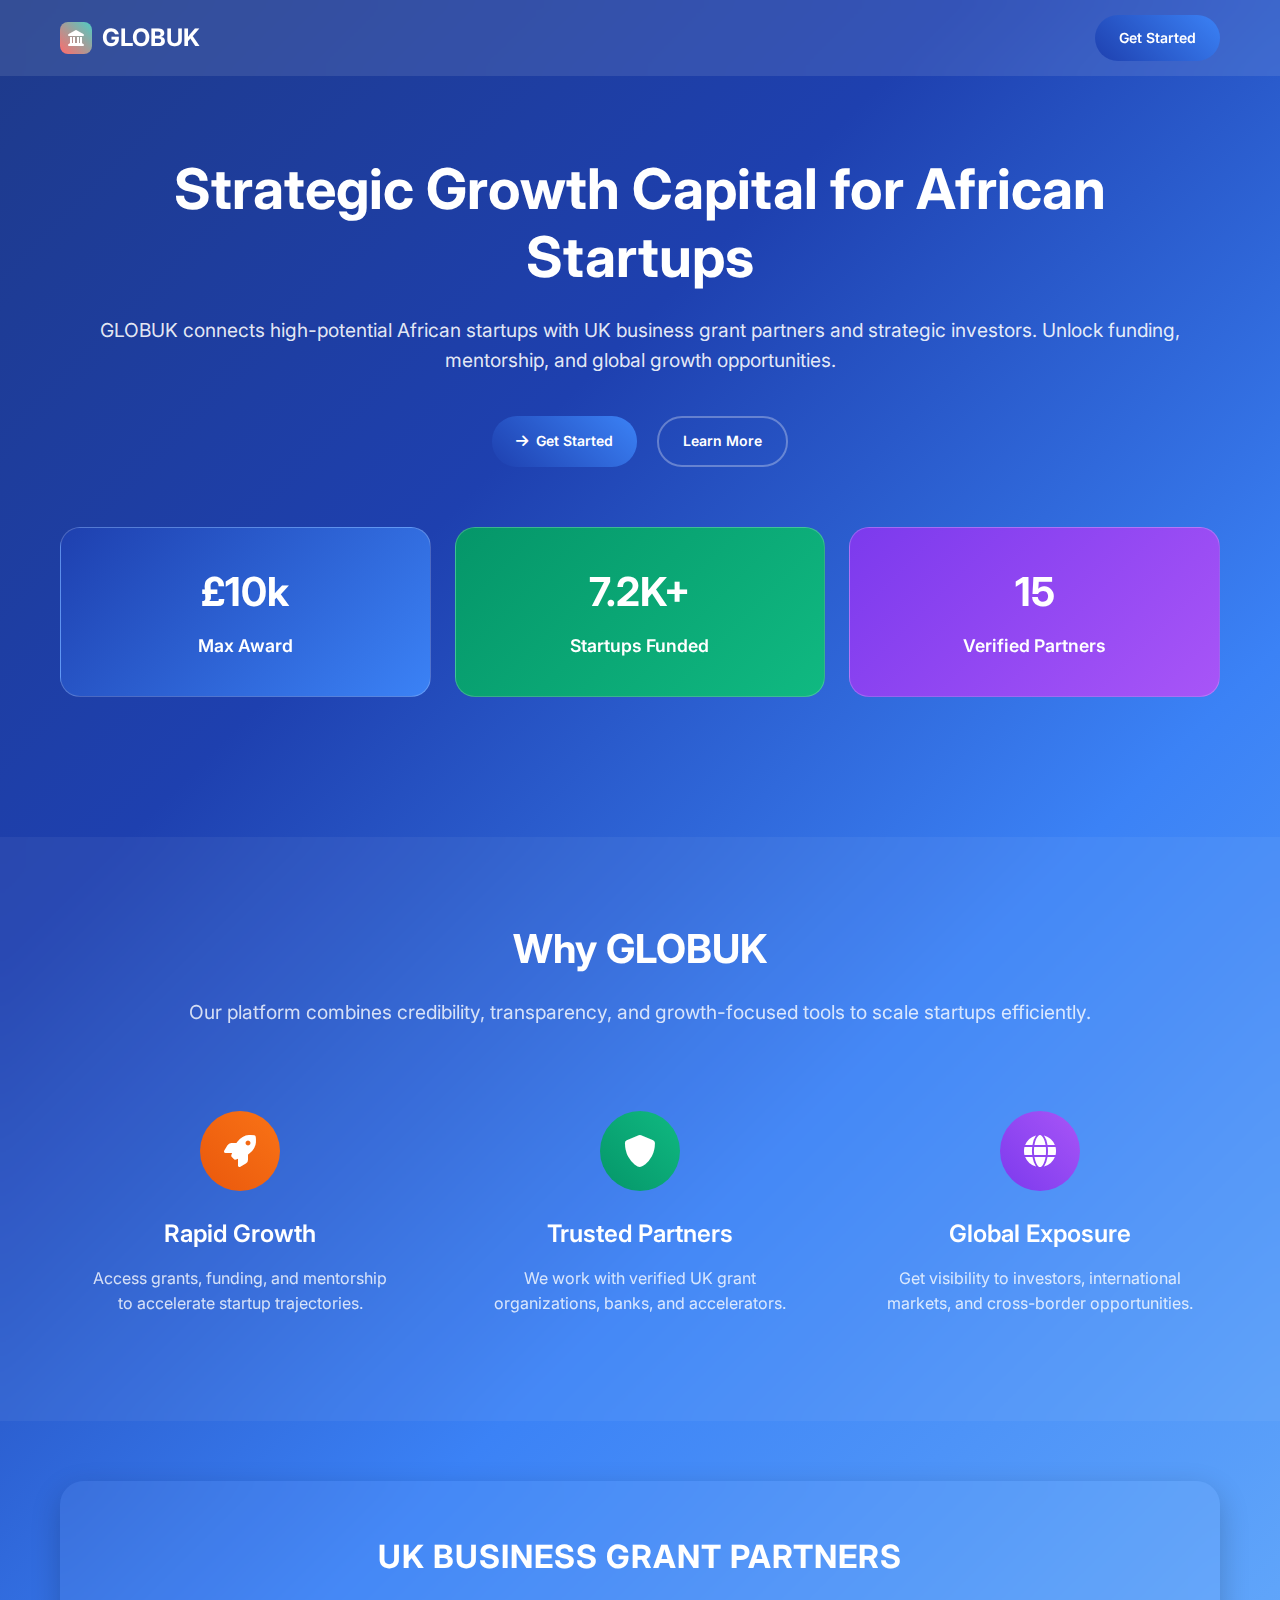
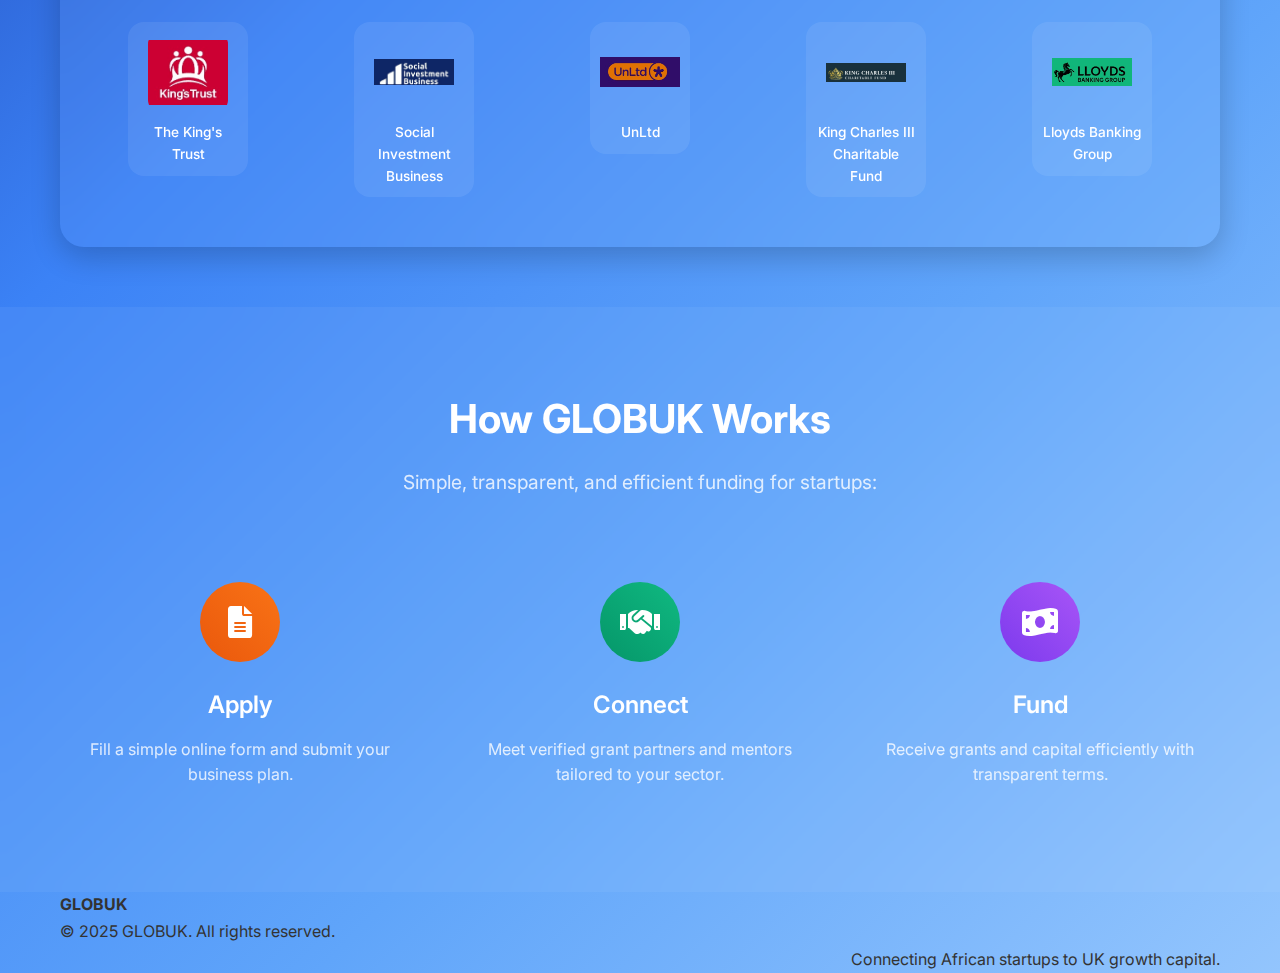
<file: index.html>
<!DOCTYPE html>
<html lang="en">
<head>
  <meta charset="UTF-8">
  <meta name="viewport" content="width=device-width,initial-scale=1">
  <title>GLOBUK — Strategic Growth Capital</title>

  <link rel="stylesheet" href="styles.css">
  <link href="https://fonts.googleapis.com/css2?family=Inter:wght@300;400;500;600;700&display=swap" rel="stylesheet">
  <link rel="stylesheet" href="https://cdnjs.cloudflare.com/ajax/libs/font-awesome/6.0.0/css/all.min.css">
</head>
<body>

  <!-- NAVIGATION -->
  <header class="navbar">
    <div class="container">
      <div class="nav-brand">
        <div class="logo"><i class="fas fa-landmark"></i> GLOBUK</div>
      </div>
      <div class="nav-actions">
        <a href="sign-up.html" class="btn btn-primary">Get Started</a>
      </div>
    </div>
  </header>

  <!-- HERO -->
  <main class="hero-section">
    <div class="container hero-content">
      <h1 class="hero-title">Strategic Growth Capital for African Startups</h1>
      <p class="hero-description">
        GLOBUK connects high-potential African startups with UK business grant partners and strategic investors. Unlock funding, mentorship, and global growth opportunities.
      </p>
      <div class="hero-actions">
        <a href="sign-up.html" class="btn btn-primary"><i class="fas fa-arrow-right"></i> Get Started</a>
        <a href="#about" class="btn btn-outline">Learn More</a>
      </div>

      <!-- STATISTICS -->
      <div class="stats-grid">
        <div class="stat-card card-blue">
          <div class="stat-number">£10k</div>
          <div class="stat-label">Max Award</div>
        </div>
        <div class="stat-card card-green">
          <div class="stat-number">7.2K+</div>
          <div class="stat-label">Startups Funded</div>
        </div>
        <div class="stat-card card-purple">
          <div class="stat-number">15</div>
          <div class="stat-label">Verified Partners</div>
        </div>
      </div>
    </div>
  </main>

  <!-- WHY CHOOSE US -->
  <section class="why-choose-section">
    <div class="container">
      <div class="section-header">
        <h2>Why GLOBUK</h2>
        <p>Our platform combines credibility, transparency, and growth-focused tools to scale startups efficiently.</p>
      </div>
      <div class="features-grid">
        <div class="feature-card">
          <div class="feature-icon icon-orange"><i class="fas fa-rocket"></i></div>
          <h3>Rapid Growth</h3>
          <p>Access grants, funding, and mentorship to accelerate startup trajectories.</p>
        </div>
        <div class="feature-card">
          <div class="feature-icon icon-green"><i class="fas fa-shield-alt"></i></div>
          <h3>Trusted Partners</h3>
          <p>We work with verified UK grant organizations, banks, and accelerators.</p>
        </div>
        <div class="feature-card">
          <div class="feature-icon icon-purple"><i class="fas fa-globe"></i></div>
          <h3>Global Exposure</h3>
          <p>Get visibility to investors, international markets, and cross-border opportunities.</p>
        </div>
      </div>
    </div>
  </section>

  <!-- PARTNERS -->
  <section class="additional-features">
    <div class="container">
      <div class="payment-partners-card">
        <h3>UK Business Grant Partners</h3>
        <div class="partners-grid">

          <div class="partner-logo">
            <img src="king.jpg" alt="The King's Trust Logo" />
            <span>The King's Trust</span>
          </div>

          <div class="partner-logo">
            <img src="sib.jpg" alt="Social Investment Business Logo" />
            <span>Social Investment Business</span>
          </div>

          <div class="partner-logo">
            <img src="un.jpg" alt="UnLtd Logo" />
            <span>UnLtd</span>
          </div>

          <div class="partner-logo">
            <img src="kingc.jpg" alt="King Charles III Charitable Fund Logo" />
            <span>King Charles III Charitable Fund</span>
          </div>

          <div class="partner-logo">
            <img src="lloyd.jpg" alt="Lloyds Banking Group Logo" />
            <span>Lloyds Banking Group</span>
          </div>

        </div>
      </div>
    </div>
  </section>

  <!-- ABOUT / HOW -->
  <section class="why-choose-section" id="about">
    <div class="container">
      <div class="section-header">
        <h2>How GLOBUK Works</h2>
        <p>Simple, transparent, and efficient funding for startups:</p>
      </div>
      <div class="features-grid">
        <div class="feature-card">
          <div class="feature-icon icon-orange"><i class="fas fa-file-alt"></i></div>
          <h3>Apply</h3>
          <p>Fill a simple online form and submit your business plan.</p>
        </div>
        <div class="feature-card">
          <div class="feature-icon icon-green"><i class="fas fa-handshake"></i></div>
          <h3>Connect</h3>
          <p>Meet verified grant partners and mentors tailored to your sector.</p>
        </div>
        <div class="feature-card">
          <div class="feature-icon icon-purple"><i class="fas fa-money-bill-wave"></i></div>
          <h3>Fund</h3>
          <p>Receive grants and capital efficiently with transparent terms.</p>
        </div>
      </div>
    </div>
  </section>

  <!-- FOOTER -->
  <footer>
    <div class="container">
      <div>
        <strong>GLOBUK</strong>
        <div class="supporting-text">© 2025 GLOBUK. All rights reserved.</div>
      </div>
      <div class="supporting-text" style="text-align:right;">Connecting African startups to UK growth capital.</div>
    </div>
  </footer>

</body>
</html>
</file>
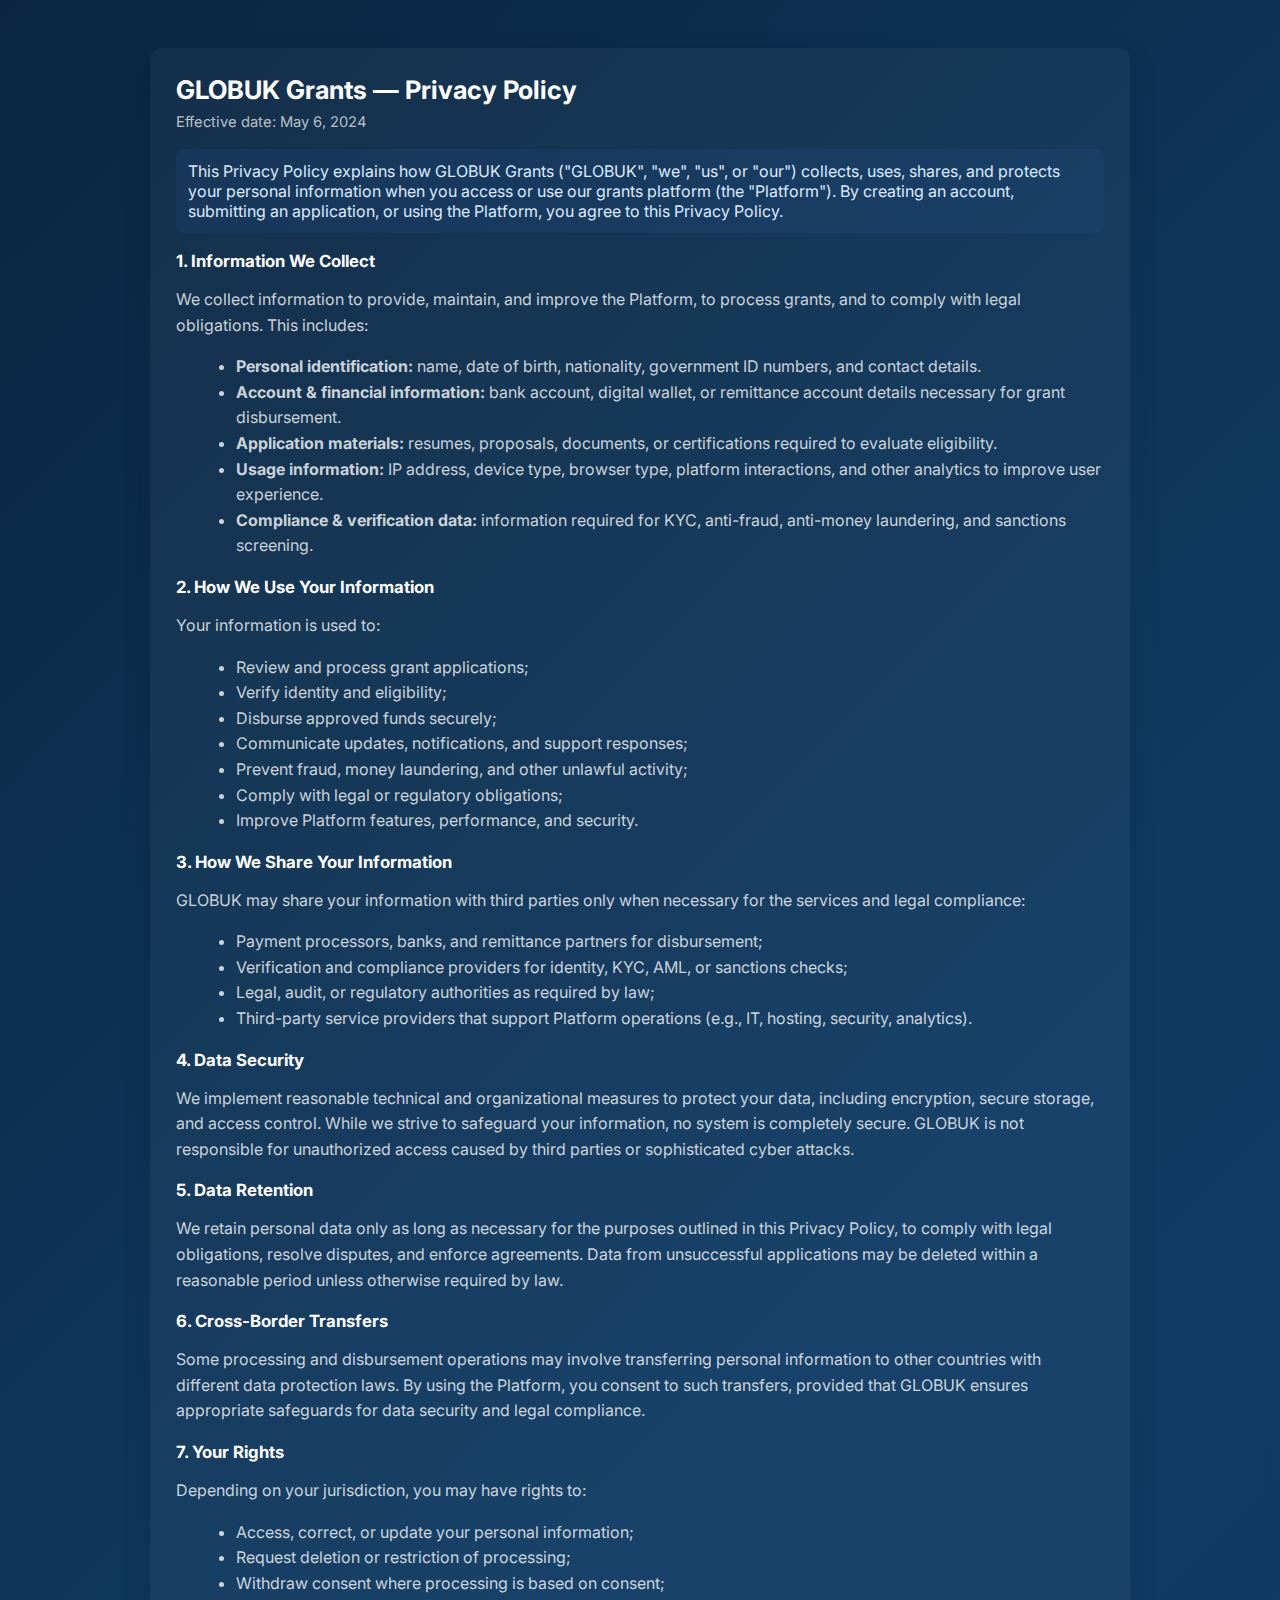
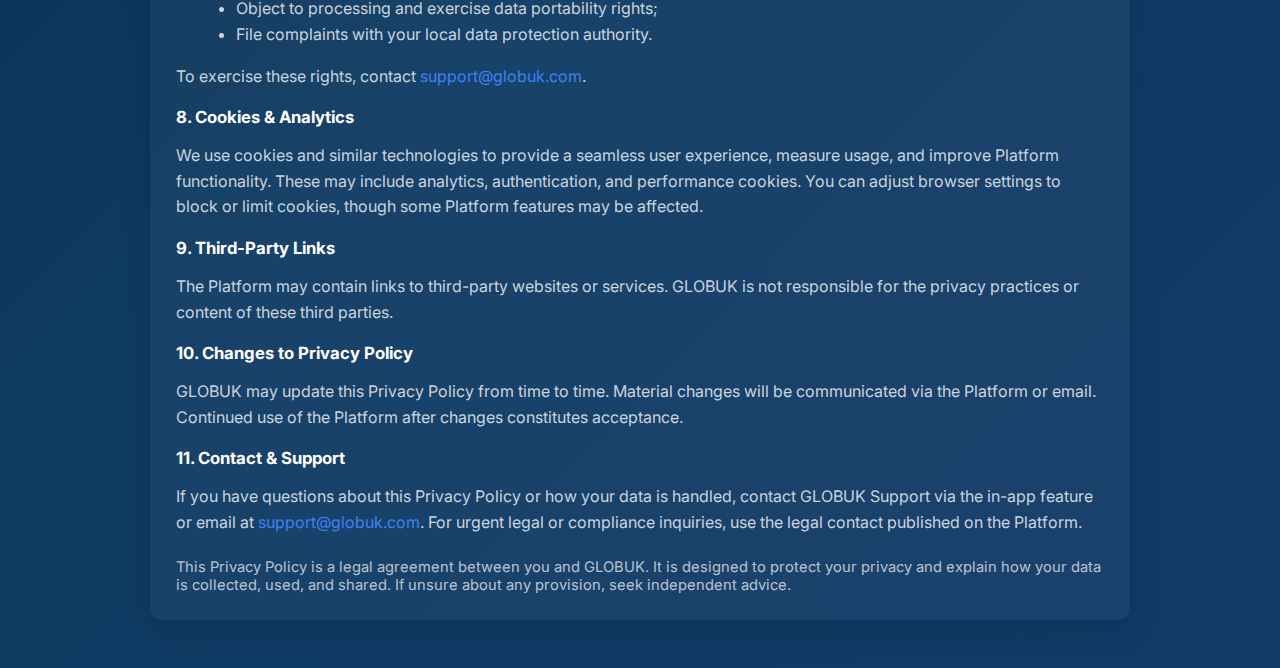
<file: privacy.html>
<!doctype html>
<html lang="en">
<head>
  <meta charset="utf-8" />
  <meta name="viewport" content="width=device-width,initial-scale=1" />
  <title>GLOBUK Grants — Privacy Policy</title>
  <link href="https://fonts.googleapis.com/css2?family=Inter:wght@300;400;500;600;700&display=swap" rel="stylesheet">
  <style>
    :root{
      --bg:#0b2540; --bg2:#0f3b63; --card:rgba(255,255,255,0.04);
      --text:#e6eefc; --muted:rgba(255,255,255,0.78); --accent:#3b82f6;
      font-family:Inter,system-ui,Segoe UI,Roboto,'Helvetica Neue',Arial;
    }
    body{
      margin:0; min-height:100vh;
      background:linear-gradient(135deg,var(--bg),var(--bg2) 60%, #123a66);
      color:var(--text); -webkit-font-smoothing:antialiased;
    }
    .wrap{max-width:980px;margin:28px auto;padding:20px;}
    .card{background:var(--card);border-radius:12px;padding:26px;box-shadow:0 10px 30px rgba(2,6,23,0.12);}
    h1{margin:0 0 8px;font-size:1.6rem;color:white}
    .meta{color:var(--muted);margin-bottom:18px}
    section{margin-top:16px}
    h2{margin:18px 0 8px;color:white;font-size:1.05rem}
    p, li{color:var(--muted);line-height:1.6}
    ul{margin:8px 0 0 20px}
    .small{font-size:0.92rem;color:rgba(255,255,255,0.7)}
    a{color:var(--accent);text-decoration:none}
    .notice{padding:12px;border-radius:8px;background:rgba(59,130,246,0.08);color:#dbeafe;margin-bottom:16px}
    footer{margin-top:22px;color:rgba(255,255,255,0.55);font-size:0.9rem}
    @media (max-width:640px){ .wrap{padding:12px} .card{padding:18px} }
  </style>
</head>
<body>
  <div class="wrap">
    <div class="card">
      <h1>GLOBUK Grants — Privacy Policy</h1>
      <div class="meta small">Effective date: May 6, 2024</div>

      <div class="notice">
        This Privacy Policy explains how GLOBUK Grants ("GLOBUK", "we", "us", or "our") collects, uses, shares, and protects your personal information
        when you access or use our grants platform (the "Platform"). By creating an account, submitting an application, or using the Platform, you
        agree to this Privacy Policy.
      </div>

      <section>
        <h2>1. Information We Collect</h2>
        <p>We collect information to provide, maintain, and improve the Platform, to process grants, and to comply with legal obligations. This includes:</p>
        <ul>
          <li><strong>Personal identification:</strong> name, date of birth, nationality, government ID numbers, and contact details.</li>
          <li><strong>Account & financial information:</strong> bank account, digital wallet, or remittance account details necessary for grant disbursement.</li>
          <li><strong>Application materials:</strong> resumes, proposals, documents, or certifications required to evaluate eligibility.</li>
          <li><strong>Usage information:</strong> IP address, device type, browser type, platform interactions, and other analytics to improve user experience.</li>
          <li><strong>Compliance & verification data:</strong> information required for KYC, anti-fraud, anti-money laundering, and sanctions screening.</li>
        </ul>
      </section>

      <section>
        <h2>2. How We Use Your Information</h2>
        <p>Your information is used to:</p>
        <ul>
          <li>Review and process grant applications;</li>
          <li>Verify identity and eligibility;</li>
          <li>Disburse approved funds securely;</li>
          <li>Communicate updates, notifications, and support responses;</li>
          <li>Prevent fraud, money laundering, and other unlawful activity;</li>
          <li>Comply with legal or regulatory obligations;</li>
          <li>Improve Platform features, performance, and security.</li>
        </ul>
      </section>

      <section>
        <h2>3. How We Share Your Information</h2>
        <p>GLOBUK may share your information with third parties only when necessary for the services and legal compliance:</p>
        <ul>
          <li>Payment processors, banks, and remittance partners for disbursement;</li>
          <li>Verification and compliance providers for identity, KYC, AML, or sanctions checks;</li>
          <li>Legal, audit, or regulatory authorities as required by law;</li>
          <li>Third-party service providers that support Platform operations (e.g., IT, hosting, security, analytics).</li>
        </ul>
      </section>

      <section>
        <h2>4. Data Security</h2>
        <p>We implement reasonable technical and organizational measures to protect your data, including encryption, secure storage, and access control. 
        While we strive to safeguard your information, no system is completely secure. GLOBUK is not responsible for unauthorized access caused by third parties or sophisticated cyber attacks.</p>
      </section>

      <section>
        <h2>5. Data Retention</h2>
        <p>We retain personal data only as long as necessary for the purposes outlined in this Privacy Policy, to comply with legal obligations, resolve disputes, 
        and enforce agreements. Data from unsuccessful applications may be deleted within a reasonable period unless otherwise required by law.</p>
      </section>

      <section>
        <h2>6. Cross-Border Transfers</h2>
        <p>Some processing and disbursement operations may involve transferring personal information to other countries with different data protection laws. 
        By using the Platform, you consent to such transfers, provided that GLOBUK ensures appropriate safeguards for data security and legal compliance.</p>
      </section>

      <section>
        <h2>7. Your Rights</h2>
        <p>Depending on your jurisdiction, you may have rights to:</p>
        <ul>
          <li>Access, correct, or update your personal information;</li>
          <li>Request deletion or restriction of processing;</li>
          <li>Withdraw consent where processing is based on consent;</li>
          <li>Object to processing and exercise data portability rights;</li>
          <li>File complaints with your local data protection authority.</li>
        </ul>
        <p>To exercise these rights, contact <a href="mailto:support@globuk.com">support@globuk.com</a>.</p>
      </section>

      <section>
        <h2>8. Cookies & Analytics</h2>
        <p>We use cookies and similar technologies to provide a seamless user experience, measure usage, and improve Platform functionality. 
        These may include analytics, authentication, and performance cookies. You can adjust browser settings to block or limit cookies, though some Platform features may be affected.</p>
      </section>

      <section>
        <h2>9. Third-Party Links</h2>
        <p>The Platform may contain links to third-party websites or services. GLOBUK is not responsible for the privacy practices or content of these third parties.</p>
      </section>

      <section>
        <h2>10. Changes to Privacy Policy</h2>
        <p>GLOBUK may update this Privacy Policy from time to time. Material changes will be communicated via the Platform or email. Continued use of the Platform after changes constitutes acceptance.</p>
      </section>

      <section>
        <h2>11. Contact & Support</h2>
        <p>If you have questions about this Privacy Policy or how your data is handled, contact GLOBUK Support via the in-app feature or email at 
        <a href="mailto:support@globuk.com">support@globuk.com</a>. For urgent legal or compliance inquiries, use the legal contact published on the Platform.</p>
      </section>

      <footer>
        <div class="small">This Privacy Policy is a legal agreement between you and GLOBUK. It is designed to protect your privacy and explain how your data is collected, used, and shared. If unsure about any provision, seek independent advice.</div>
      </footer>
    </div>
  </div>
</body>
</html>
</file>
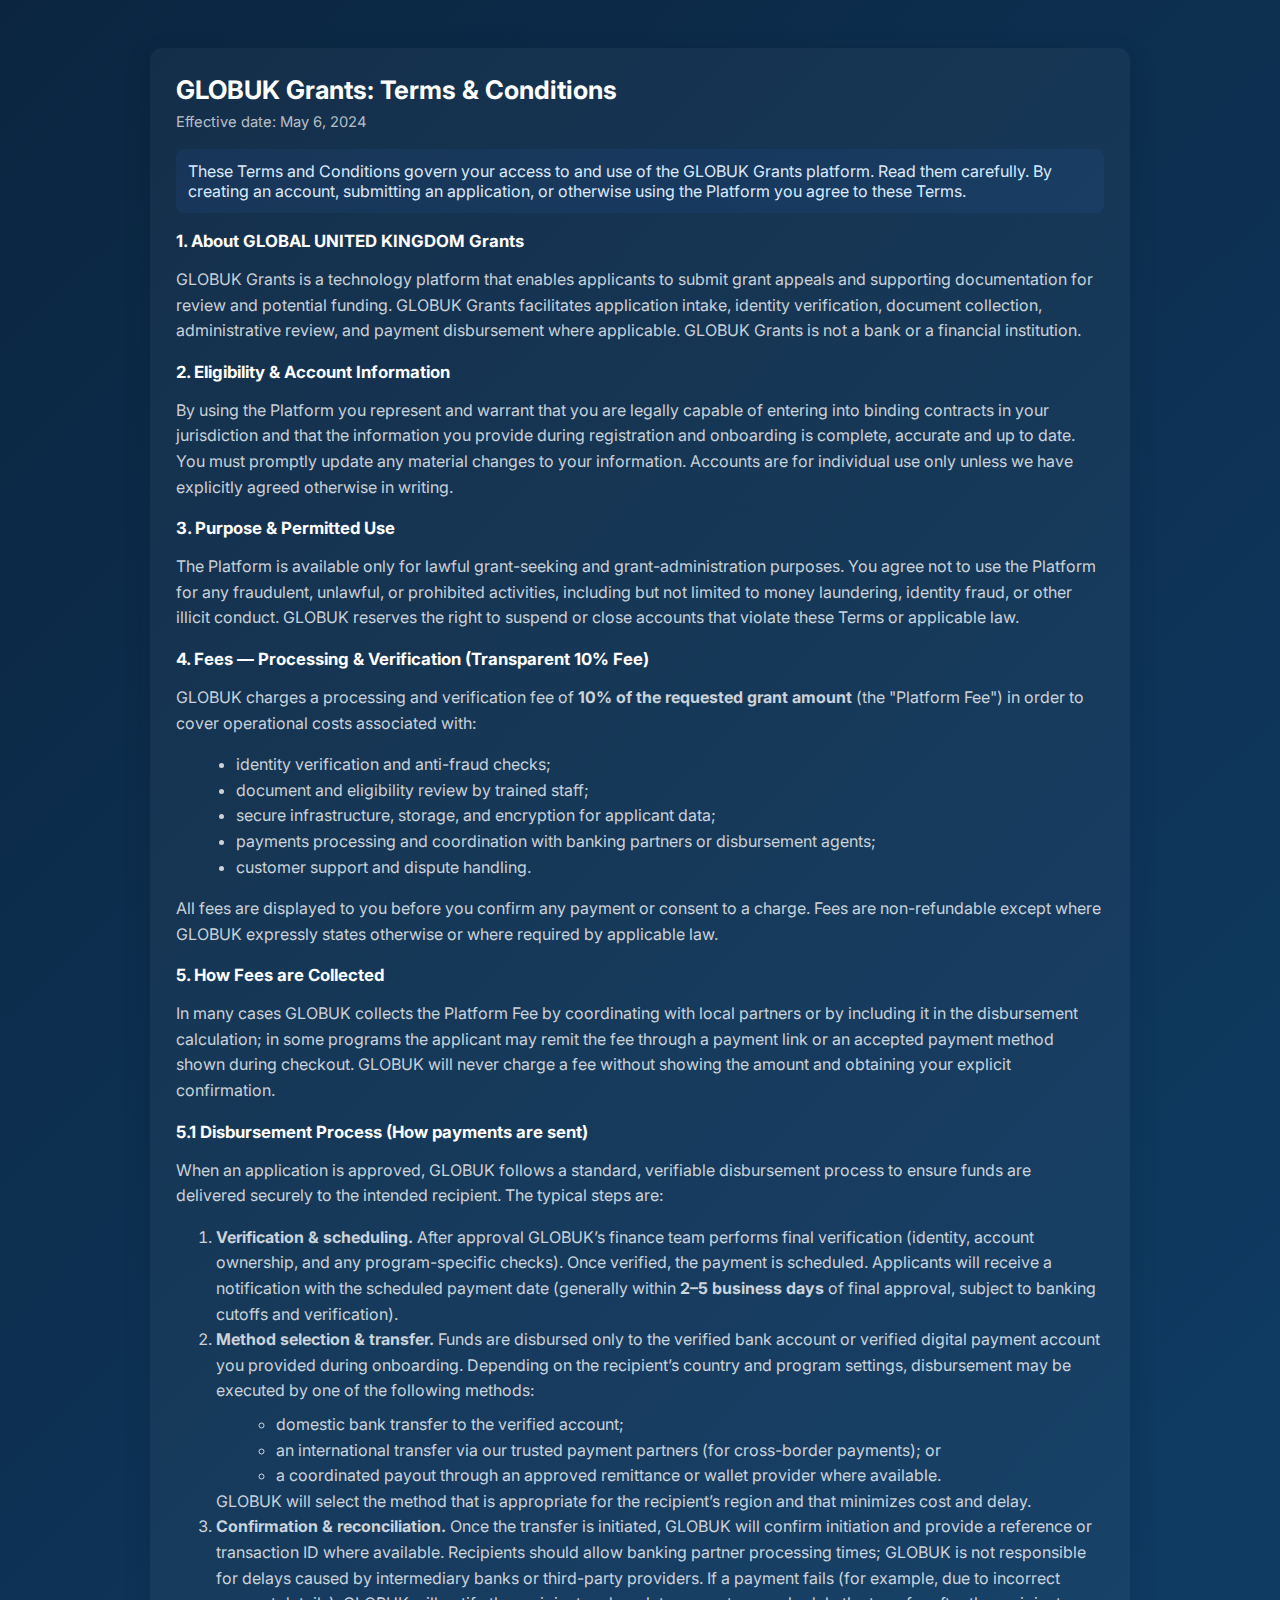
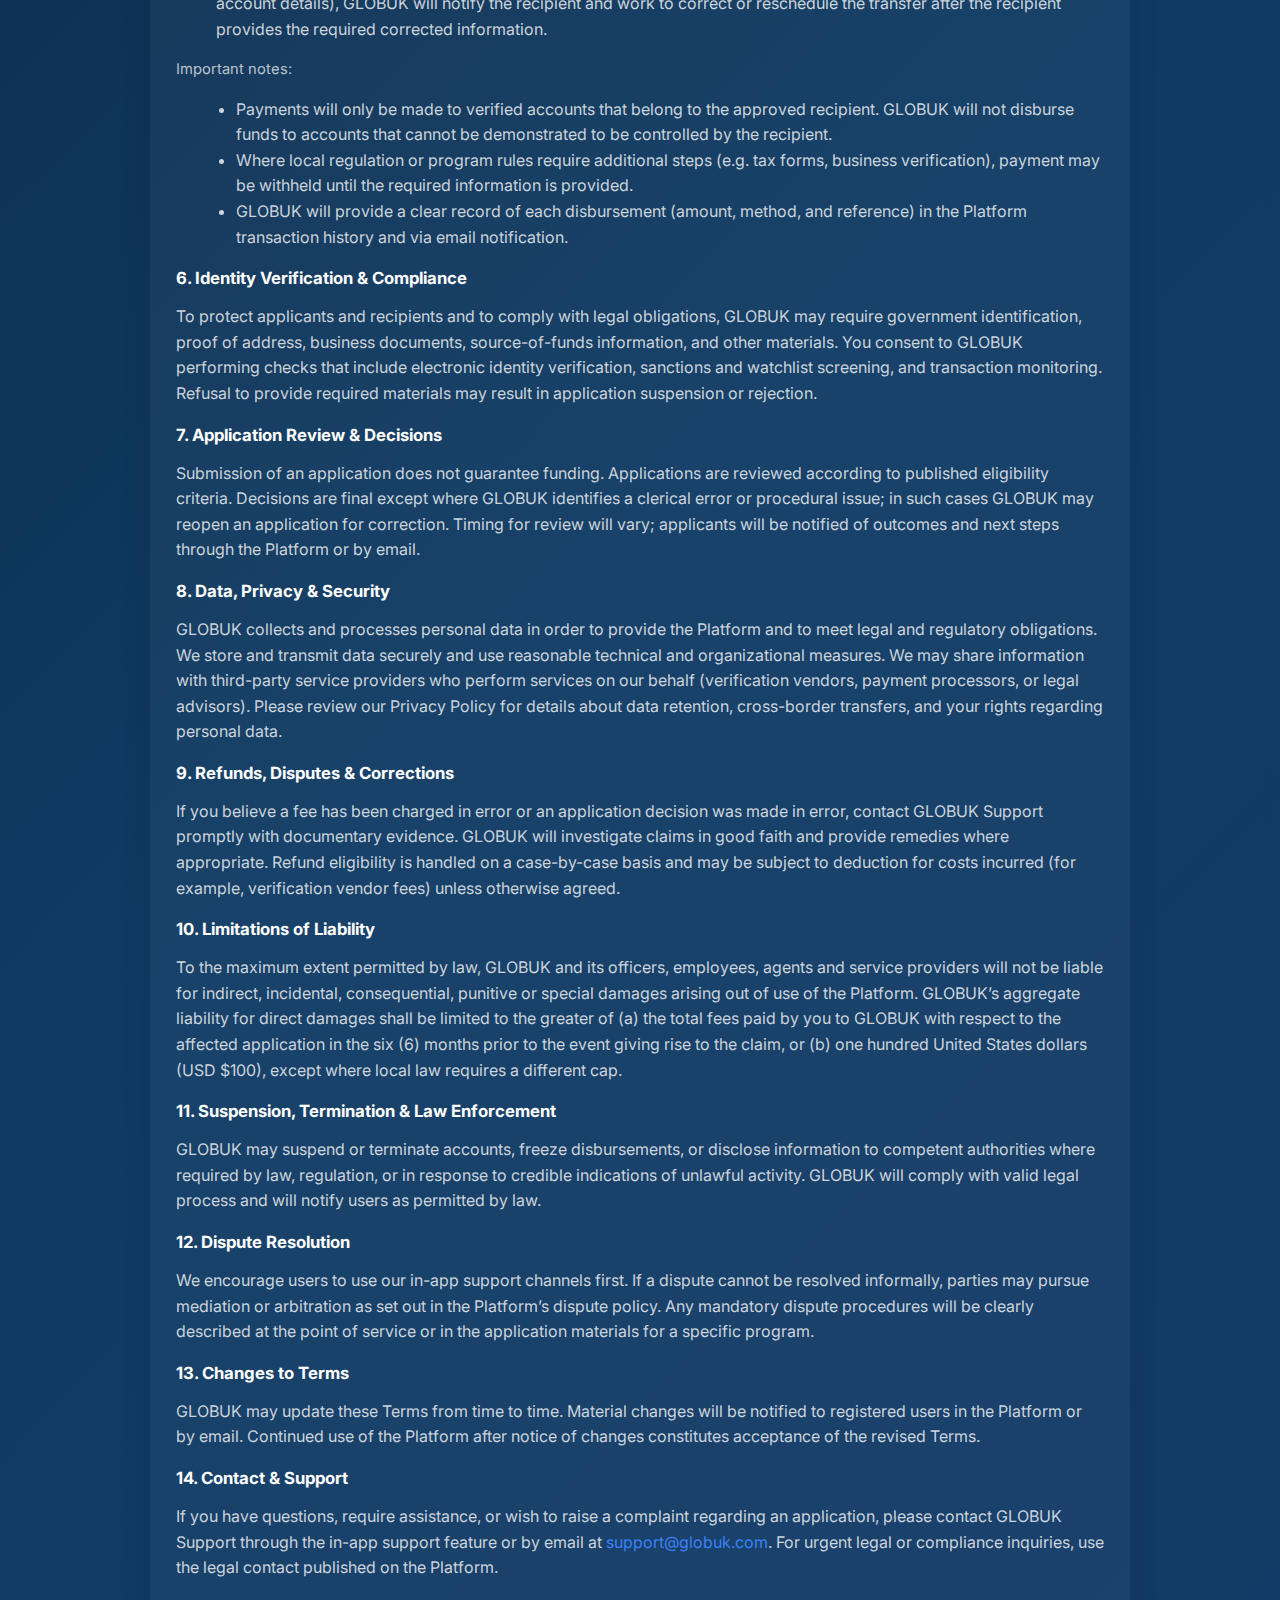
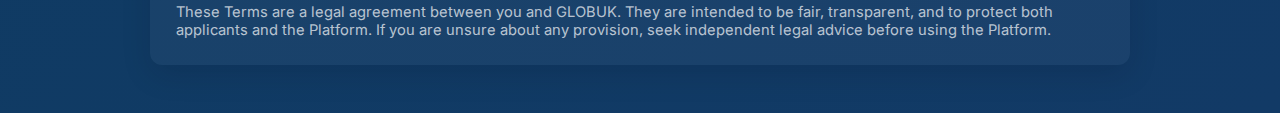
<file: terms.html>
<!doctype html>
<html lang="en">
<head>
  <meta charset="utf-8" />
  <meta name="viewport" content="width=device-width,initial-scale=1" />
  <title>GLOBUK Grants — Terms & Conditions</title>
  <link href="https://fonts.googleapis.com/css2?family=Inter:wght@300;400;500;600;700&display=swap" rel="stylesheet">
  <style>
    :root{
      --bg:#0b2540; --bg2:#0f3b63; --card:rgba(255,255,255,0.04);
      --text:#e6eefc; --muted:rgba(255,255,255,0.78); --accent:#3b82f6;
      font-family:Inter,system-ui,Segoe UI,Roboto,'Helvetica Neue',Arial;
    }
    body{
      margin:0; min-height:100vh;
      background:linear-gradient(135deg,var(--bg),var(--bg2) 60%, #123a66);
      color:var(--text); -webkit-font-smoothing:antialiased;
    }
    .wrap{max-width:980px;margin:28px auto;padding:20px;}
    .card{background:var(--card);border-radius:12px;padding:26px;box-shadow:0 10px 30px rgba(2,6,23,0.12);}
    h1{margin:0 0 8px;font-size:1.6rem;color:white}
    .meta{color:var(--muted);margin-bottom:18px}
    section{margin-top:16px}
    h2{margin:18px 0 8px;color:white;font-size:1.05rem}
    p, li{color:var(--muted);line-height:1.6}
    ul{margin:8px 0 0 20px}
    .small{font-size:0.92rem;color:rgba(255,255,255,0.7)}
    a{color:var(--accent);text-decoration:none}
    .notice{padding:12px;border-radius:8px;background:rgba(59,130,246,0.08);color:#dbeafe;margin-bottom:16px}
    footer{margin-top:22px;color:rgba(255,255,255,0.55);font-size:0.9rem}
    @media (max-width:640px){ .wrap{padding:12px} .card{padding:18px} }
  </style>
</head>
<body>
  <div class="wrap">
    <div class="card">
      <h1>GLOBUK Grants:  Terms & Conditions</h1>
      <div class="meta small">Effective date: May 6, 2024</div>

      <div class="notice">
        These Terms and Conditions govern your access to and use of the GLOBUK Grants platform. Read them carefully. By creating an account, submitting an application, or
        otherwise using the Platform you agree to these Terms.
      </div>

      <section>
        <h2>1. About GLOBAL UNITED KINGDOM Grants</h2>
        <p>GLOBUK Grants is a technology platform that enables applicants to submit grant appeals and
        supporting documentation for review and potential funding. GLOBUK Grants facilitates
        application intake, identity verification, document collection, administrative review, and
        payment disbursement where applicable. GLOBUK Grants is not a bank or a financial institution.</p>
      </section>

      <section>
        <h2>2. Eligibility & Account Information</h2>
        <p>By using the Platform you represent and warrant that you are legally capable of entering
        into binding contracts in your jurisdiction and that the information you provide during
        registration and onboarding is complete, accurate and up to date. You must promptly update
        any material changes to your information. Accounts are for individual use only unless we
        have explicitly agreed otherwise in writing.</p>
      </section>

      <section>
        <h2>3. Purpose & Permitted Use</h2>
        <p>The Platform is available only for lawful grant-seeking and grant-administration purposes.
        You agree not to use the Platform for any fraudulent, unlawful, or prohibited activities,
        including but not limited to money laundering, identity fraud, or other illicit conduct.
        GLOBUK reserves the right to suspend or close accounts that violate these Terms or applicable law.</p>
      </section>

      <section>
        <h2>4. Fees — Processing & Verification (Transparent 10% Fee)</h2>
        <p>GLOBUK charges a processing and verification fee of <strong>10% of the requested grant amount</strong>
        (the "Platform Fee") in order to cover operational costs associated with:</p>
        <ul>
          <li>identity verification and anti-fraud checks;</li>
          <li>document and eligibility review by trained staff;</li>
          <li>secure infrastructure, storage, and encryption for applicant data;</li>
          <li>payments processing and coordination with banking partners or disbursement agents;</li>
          <li>customer support and dispute handling.</li>
        </ul>

        <p>All fees are displayed to you before you confirm any payment or consent to a charge. Fees
        are non-refundable except where GLOBUK expressly states otherwise or where required by
        applicable law.</p>
      </section>

      <section>
        <h2>5. How Fees are Collected</h2>
        <p>In many cases GLOBUK collects the Platform Fee by coordinating with local partners or by
        including it in the disbursement calculation; in some programs the applicant may remit the
        fee through a payment link or an accepted payment method shown during checkout. GLOBUK will
        never charge a fee without showing the amount and obtaining your explicit confirmation.</p>
      </section>

      <!-- NEW: Disbursement Process 1,2,3 -->
      <section>
        <h2>5.1 Disbursement Process (How payments are sent)</h2>
        <p>When an application is approved, GLOBUK follows a standard, verifiable disbursement process to ensure funds
        are delivered securely to the intended recipient. The typical steps are:</p>
        <ol>
          <li>
            <strong>Verification & scheduling.</strong> After approval GLOBUK’s finance team performs final
            verification (identity, account ownership, and any program-specific checks). Once verified, the payment
            is scheduled. Applicants will receive a notification with the scheduled payment date (generally within
            <strong>2–5 business days</strong> of final approval, subject to banking cutoffs and verification).
          </li>
          <li>
            <strong>Method selection & transfer.</strong> Funds are disbursed only to the verified bank account or
            verified digital payment account you provided during onboarding. Depending on the recipient’s country and
            program settings, disbursement may be executed by one of the following methods:
            <ul>
              <li>domestic bank transfer to the verified account;</li>
              <li>an international transfer via our trusted payment partners (for cross-border payments); or</li>
              <li>a coordinated payout through an approved remittance or wallet provider where available.</li>
            </ul>
            GLOBUK will select the method that is appropriate for the recipient’s region and that minimizes cost and delay.
          </li>
          <li>
            <strong>Confirmation & reconciliation.</strong> Once the transfer is initiated, GLOBUK will confirm
            initiation and provide a reference or transaction ID where available. Recipients should allow banking
            partner processing times; GLOBUK is not responsible for delays caused by intermediary banks or third-party
            providers. If a payment fails (for example, due to incorrect account details), GLOBUK will notify the
            recipient and work to correct or reschedule the transfer after the recipient provides the required
            corrected information.
          </li>
        </ol>

        <p class="small">Important notes:</p>
        <ul>
          <li>Payments will only be made to verified accounts that belong to the approved recipient. GLOBUK will not
          disburse funds to accounts that cannot be demonstrated to be controlled by the recipient.</li>
          <li>Where local regulation or program rules require additional steps (e.g. tax forms, business verification),
          payment may be withheld until the required information is provided.</li>
          <li>GLOBUK will provide a clear record of each disbursement (amount, method, and reference) in the Platform
          transaction history and via email notification.</li>
        </ul>
      </section>

      <section>
        <h2>6. Identity Verification & Compliance</h2>
        <p>To protect applicants and recipients and to comply with legal obligations, GLOBUK may
        require government identification, proof of address, business documents, source-of-funds
        information, and other materials. You consent to GLOBUK performing checks that include
        electronic identity verification, sanctions and watchlist screening, and transaction
        monitoring. Refusal to provide required materials may result in application suspension or
        rejection.</p>
      </section>

      <section>
        <h2>7. Application Review & Decisions</h2>
        <p>Submission of an application does not guarantee funding. Applications are reviewed
        according to published eligibility criteria. Decisions are final except where GLOBUK
        identifies a clerical error or procedural issue; in such cases GLOBUK may reopen an
        application for correction. Timing for review will vary; applicants will be notified of
        outcomes and next steps through the Platform or by email.</p>
      </section>

      <section>
        <h2>8. Data, Privacy & Security</h2>
        <p>GLOBUK collects and processes personal data in order to provide the Platform and to meet
        legal and regulatory obligations. We store and transmit data securely and use reasonable
        technical and organizational measures. We may share information with third-party service
        providers who perform services on our behalf (verification vendors, payment processors,
        or legal advisors). Please review our Privacy Policy for details about data retention,
        cross-border transfers, and your rights regarding personal data.</p>
      </section>

      <section>
        <h2>9. Refunds, Disputes & Corrections</h2>
        <p>If you believe a fee has been charged in error or an application decision was made in
        error, contact GLOBUK Support promptly with documentary evidence. GLOBUK will investigate
        claims in good faith and provide remedies where appropriate. Refund eligibility is handled
        on a case-by-case basis and may be subject to deduction for costs incurred (for example,
        verification vendor fees) unless otherwise agreed.</p>
      </section>

      <section>
        <h2>10. Limitations of Liability</h2>
        <p>To the maximum extent permitted by law, GLOBUK and its officers, employees, agents and
        service providers will not be liable for indirect, incidental, consequential, punitive or
        special damages arising out of use of the Platform. GLOBUK’s aggregate liability for direct
        damages shall be limited to the greater of (a) the total fees paid by you to GLOBUK with
        respect to the affected application in the six (6) months prior to the event giving rise
        to the claim, or (b) one hundred United States dollars (USD $100), except where local law
        requires a different cap.</p>
      </section>

      <section>
        <h2>11. Suspension, Termination & Law Enforcement</h2>
        <p>GLOBUK may suspend or terminate accounts, freeze disbursements, or disclose information to
        competent authorities where required by law, regulation, or in response to credible
        indications of unlawful activity. GLOBUK will comply with valid legal process and will
        notify users as permitted by law.</p>
      </section>

      <section>
        <h2>12. Dispute Resolution</h2>
        <p>We encourage users to use our in-app support channels first. If a dispute cannot be
        resolved informally, parties may pursue mediation or arbitration as set out in the Platform’s
        dispute policy. Any mandatory dispute procedures will be clearly described at the point of
        service or in the application materials for a specific program.</p>
      </section>

      <section>
        <h2>13. Changes to Terms</h2>
        <p>GLOBUK may update these Terms from time to time. Material changes will be notified to
        registered users in the Platform or by email. Continued use of the Platform after notice of
        changes constitutes acceptance of the revised Terms.</p>
      </section>

      <section>
        <h2>14. Contact & Support</h2>
        <p>If you have questions, require assistance, or wish to raise a complaint regarding an
        application, please contact GLOBUK Support through the in-app support feature or by email
        at <a href="mailto:help.globuk@gmail.com">support@globuk.com</a>. For urgent legal or
        compliance inquiries, use the legal contact published on the Platform.</p>
      </section>

      <footer>
        <div class="small">These Terms are a legal agreement between you and GLOBUK. They are intended
        to be fair, transparent, and to protect both applicants and the Platform. If you are unsure
        about any provision, seek independent legal advice before using the Platform.</div>
      </footer>
    </div>
  </div>
</body>
</html>
</file>
<file: styles.css>
/* Reset and Base Styles */
* {
    margin: 0;
    padding: 0;
    box-sizing: border-box;
}

body {
    font-family: 'Inter', -apple-system, BlinkMacSystemFont, 'Segoe UI', Roboto, sans-serif;
    line-height: 1.6;
    color: #333;
    background: linear-gradient(135deg, #1e3a8a 0%, #1e40af 25%, #3b82f6 50%, #60a5fa 75%, #93c5fd 100%);
    min-height: 100vh;
    overflow-x: hidden;
}

.container {
    max-width: 1200px;
    margin: 0 auto;
    padding: 0 20px;
}

/* Navigation */
.navbar {
    background: rgba(255, 255, 255, 0.1);
    backdrop-filter: blur(10px);
    padding: 15px 0;
    position: relative;
    z-index: 100;
}

.navbar .container {
    display: flex;
    justify-content: space-between;
    align-items: center;
}

.nav-brand .logo {
    display: flex;
    align-items: center;
    font-size: 24px;
    font-weight: 700;
    color: white;
}

.nav-brand .logo i {
    background: linear-gradient(45deg, #ff6b6b, #4ecdc4);
    color: white;
    padding: 8px;
    border-radius: 8px;
    margin-right: 10px;
    font-size: 16px;
}

.nav-actions {
    display: flex;
    gap: 15px;
    align-items: center;
}

/* Buttons */
.btn {
    padding: 12px 24px;
    border: none;
    border-radius: 25px;
    font-weight: 600;
    font-size: 14px;
    cursor: pointer;
    transition: all 0.3s ease;
    text-decoration: none;
    display: inline-flex;
    align-items: center;
    gap: 8px;
}

.btn-outline {
    background: transparent;
    color: white;
    border: 2px solid rgba(255, 255, 255, 0.3);
}

.btn-outline:hover {
    background: rgba(255, 255, 255, 0.1);
    border-color: rgba(255, 255, 255, 0.5);
}

.btn-primary {
    background: linear-gradient(45deg, #1e40af, #3b82f6);
    color: white;
    border: none;
}

.btn-primary:hover {
    transform: translateY(-2px);
    box-shadow: 0 10px 25px rgba(102, 126, 234, 0.3);
}

.btn-large {
    padding: 16px 32px;
    font-size: 16px;
    border-radius: 30px;
}
.supporting-text {
  color: var(--muted);
  margin-top: 2px;
}
/* Hero Section */
.hero-section {
    padding: 80px 0 60px;
    text-align: center;
}

.hero-content {
    margin-bottom: 80px;
}

.hero-title {
    font-size: 3.5rem;
    font-weight: 700;
    color: white;
    margin-bottom: 24px;
    line-height: 1.2;
}

.hero-description {
    font-size: 1.2rem;
    color: rgba(255, 255, 255, 0.9);
    margin-bottom: 40px;
    line-height: 1.6;
}

.hero-actions {
    display: flex;
    gap: 20px;
    justify-content: center;
    flex-wrap: wrap;
}

/* Statistics Grid */
.stats-grid {
    display: grid;
    grid-template-columns: repeat(auto-fit, minmax(250px, 1fr));
    gap: 24px;
    margin-top: 60px;
}

.stat-card {
    background: rgba(255, 255, 255, 0.1);
    backdrop-filter: blur(10px);
    border-radius: 20px;
    padding: 32px 24px;
    text-align: center;
    border: 1px solid rgba(255, 255, 255, 0.2);
    transition: all 0.3s ease;
}

.stat-card:hover {
    transform: translateY(-5px);
    box-shadow: 0 15px 35px rgba(0, 0, 0, 0.1);
}

.card-blue {
    background: linear-gradient(135deg, #1e40af 0%, #3b82f6 100%);
}

.card-green {
    background: linear-gradient(135deg, #059669 0%, #10b981 100%);
}

.card-purple {
    background: linear-gradient(135deg, #7c3aed 0%, #a855f7 100%);
}

.card-orange {
    background: linear-gradient(135deg, #ea580c 0%, #f97316 100%);
}

.stat-number {
    font-size: 2.5rem;
    font-weight: 700;
    color: white;
    margin-bottom: 8px;
}

.stat-label {
    font-size: 1.1rem;
    font-weight: 600;
    color: white;
    margin-bottom: 4px;
}

.stat-subtext {
    font-size: 0.9rem;
    color: rgba(255, 255, 255, 0.8);
}

/* Why Choose Section */
.why-choose-section {
    padding: 80px 0;
    background: rgba(255, 255, 255, 0.05);
    backdrop-filter: blur(10px);
}

.section-header {
    text-align: center;
    margin-bottom: 60px;
}

.section-header h2 {
    font-size: 2.5rem;
    font-weight: 700;
    color: white;
    margin-bottom: 16px;
}

.section-header p {
    font-size: 1.2rem;
    color: rgba(255, 255, 255, 0.8);
}

.features-grid {
    display: grid;
    grid-template-columns: repeat(auto-fit, minmax(300px, 1fr));
    gap: 40px;
}

.feature-card {
    text-align: center;
    padding: 24px;
}

.feature-icon {
    width: 80px;
    height: 80px;
    border-radius: 50%;
    display: flex;
    align-items: center;
    justify-content: center;
    margin: 0 auto 24px;
    font-size: 32px;
    color: white;
}

.icon-orange {
    background: linear-gradient(45deg, #ea580c, #f97316);
}

.icon-green {
    background: linear-gradient(45deg, #059669, #10b981);
}

.icon-purple {
    background: linear-gradient(45deg, #7c3aed, #a855f7);
}

.feature-card h3 {
    font-size: 1.5rem;
    font-weight: 600;
    color: white;
    margin-bottom: 12px;
}

.feature-card p {
    color: rgba(255, 255, 255, 0.8);
    font-size: 1rem;
}

/* Additional Features Section */
.additional-features {
    padding: 60px 0;
}

.features-row {
    display: grid;
    grid-template-columns: 1fr 1fr;
    gap: 40px;
    align-items: center;
}

.feature-item {
    display: flex;
    align-items: center;
    gap: 24px;
}

.feature-icon-large {
    width: 80px;
    height: 80px;
    border-radius: 20px;
    display: flex;
    align-items: center;
    justify-content: center;
    font-size: 32px;
    color: white;
    flex-shrink: 0;
}

.feature-content h3 {
    font-size: 1.5rem;
    font-weight: 600;
    color: white;
    margin-bottom: 8px;
}

.feature-content p {
    color: rgba(255, 255, 255, 0.8);
    font-size: 1rem;
}

/* Partners / Badges Card */
.payment-partners-card {
    background: rgba(255, 255, 255, 0.05); /* subtle transparent bg */
    backdrop-filter: blur(12px);            /* frosted glass effect */
    border-radius: 24px;
    padding: 50px 30px;
    text-align: center;
    box-shadow: 0 10px 30px rgba(0, 0, 0, 0.2);
    transition: transform 0.3s ease, box-shadow 0.3s ease;
}

.payment-partners-card h3 {
    font-size: 2rem;
    font-weight: 700;
    margin-bottom: 40px;
    color: #fff;
    text-transform: uppercase;
    letter-spacing: 1px;
}

/* Partners Grid */
.payment-partners-card .partners-grid {
    display: grid;
    grid-template-columns: repeat(auto-fit, minmax(120px, 1fr));
    gap: 30px;
    justify-items: center;
    align-items: start;
}

/* Individual Partner Logos */
.partner-logo {
    display: flex;
    flex-direction: column;
    align-items: center;
    text-align: center;
    gap: 10px;
    padding: 10px;
    transition: transform 0.3s ease, box-shadow 0.3s ease;
    border-radius: 16px;
    background: rgba(255,255,255,0.08);
}

.partner-logo:hover {
    transform: translateY(-6px) scale(1.05);
    box-shadow: 0 15px 30px rgba(0,0,0,0.25);
}

.partner-logo img {
    width: 80px;
    height: 80px;
    object-fit: contain;
    border-radius: 12px;
}

.partner-logo span {
    font-size: 0.85rem;
    font-weight: 500;
    color: #fff;
    max-width: 100px;
    word-wrap: break-word;
}
/* Responsive Design */
@media (max-width: 768px) {
    .hero-title {
        font-size: 2.5rem;
    }
    
    .hero-description {
        font-size: 1.1rem;
    }
    
    .hero-actions {
        flex-direction: column;
        align-items: center;
    }
    
    .stats-grid {
        grid-template-columns: repeat(auto-fit, minmax(200px, 1fr));
        gap: 16px;
    }
    
    .features-grid {
        grid-template-columns: 1fr;
        gap: 32px;
    }
    
    .features-row {
        grid-template-columns: 1fr;
        gap: 32px;
    }
    
    .partners-grid {
        grid-template-columns: repeat(2, 1fr);
        gap: 12px;
    }
    
    .feature-item {
        flex-direction: column;
        text-align: center;
    }
    
    .nav-actions {
        flex-direction: column;
        gap: 10px;
    }
    
    .section-header h2 {
        font-size: 2rem;
    }
}

@media (max-width: 480px) {
    .hero-title {
        font-size: 2rem;
    }
    
    .stats-grid {
        grid-template-columns: 1fr;
    }
    
    .stat-card {
        padding: 24px 16px;
    }
    
    .container {
        padding: 0 15px;
    }
    
    .hero-section {
        padding: 60px 0 40px;
    }
    
    .why-choose-section {
        padding: 60px 0;
    }
}

/* Animation Effects */
@keyframes fadeInUp {
    from {
        opacity: 0;
        transform: translateY(30px);
    }
    to {
        opacity: 1;
        transform: translateY(0);
    }
}

.hero-content {
    animation: fadeInUp 0.8s ease-out;
}

.stat-card:nth-child(1) {
    animation: fadeInUp 0.8s ease-out 0.1s both;
}

.stat-card:nth-child(2) {
    animation: fadeInUp 0.8s ease-out 0.2s both;
}

.stat-card:nth-child(3) {
    animation: fadeInUp 0.8s ease-out 0.3s both;
}

.stat-card:nth-child(4) {
    animation: fadeInUp 0.8s ease-out 0.4s both;
}
</file>
